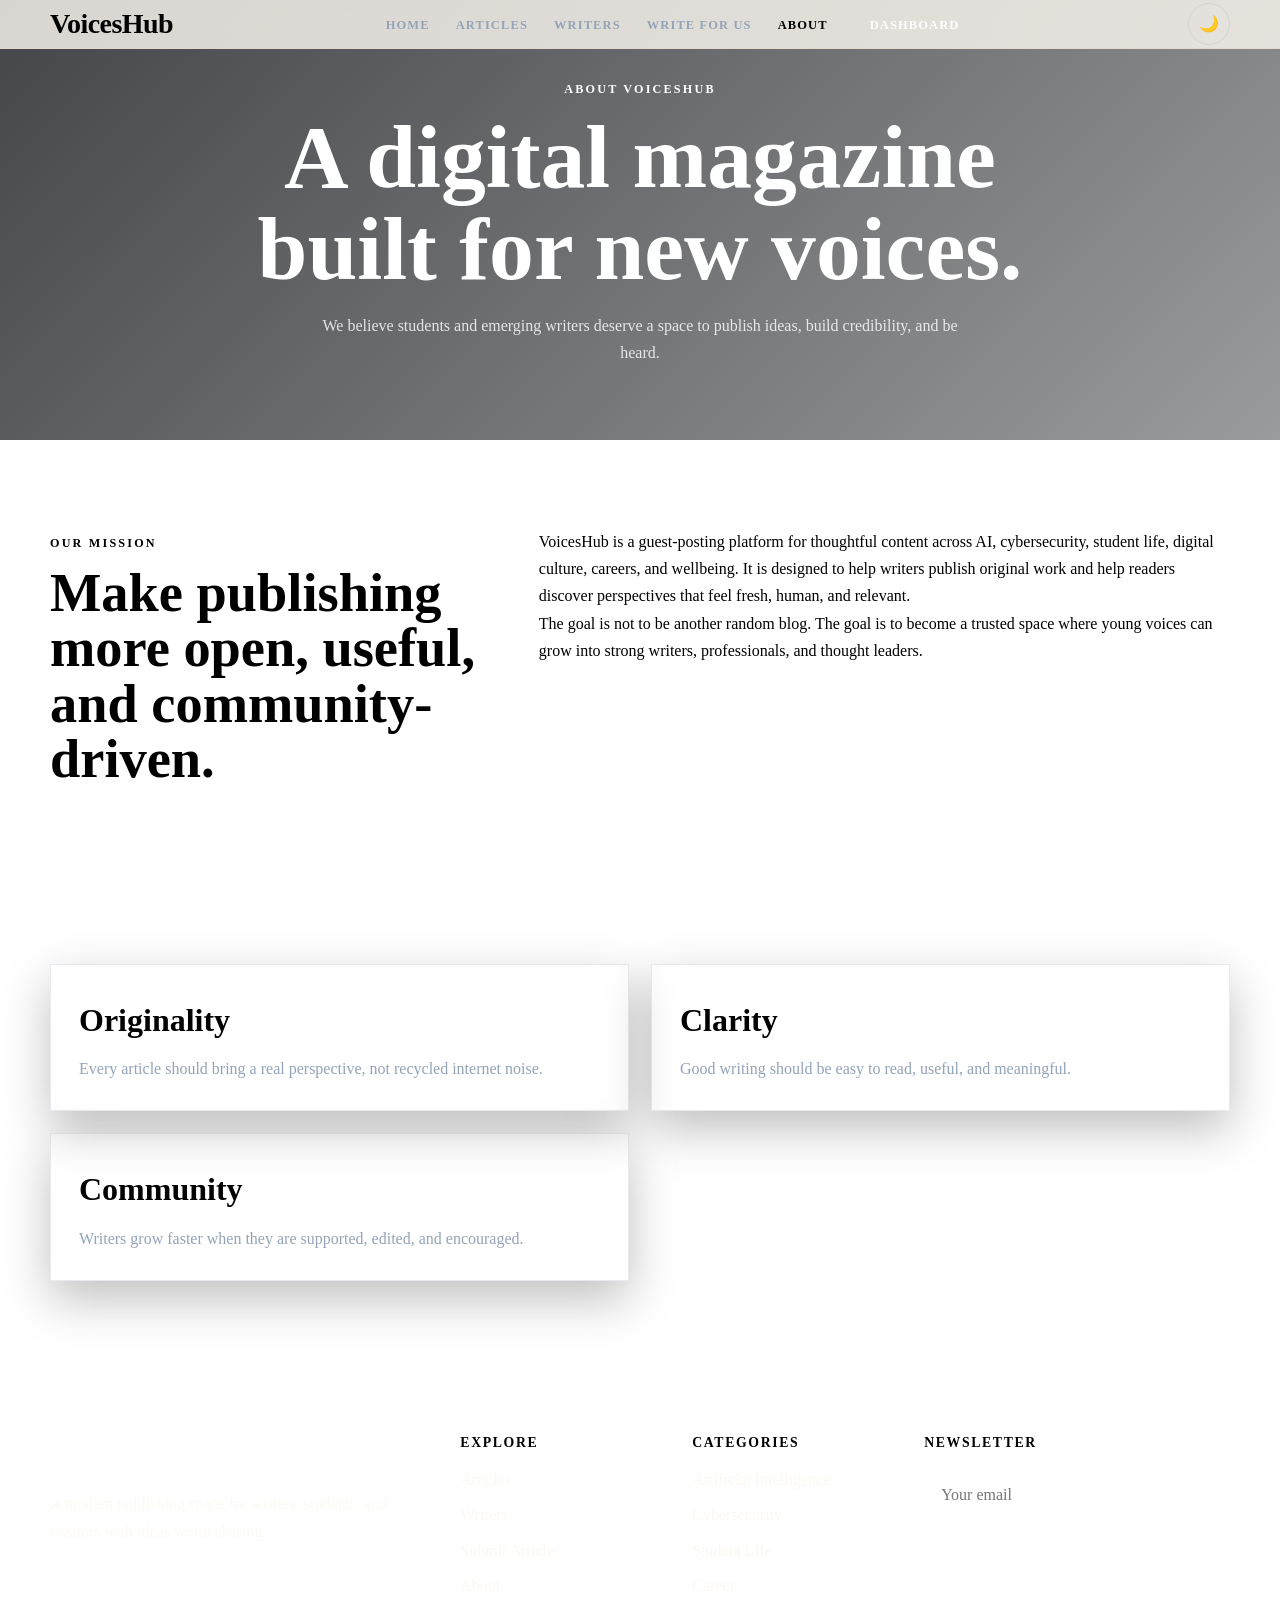
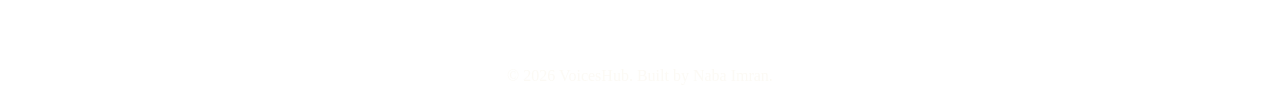
<file: about.html>
<!DOCTYPE html>
<html lang="en">
<head>
  <title>About — VoicesHub</title>
  <meta charset="UTF-8" />
  <meta name="viewport" content="width=device-width, initial-scale=1.0" />
  <meta name="description" content="VoicesHub is a modern guest-posting platform for students, writers, and creators sharing ideas on AI, cybersecurity, student life, culture, careers, and digital growth." />
  <link rel="preconnect" href="https://fonts.googleapis.com" />
  <link rel="preconnect" href="https://fonts.gstatic.com" crossorigin />
  <link href="https://fonts.googleapis.com/css2?family=Cormorant+Garamond:ital,wght@0,400;0,600;1,400;1,600&family=DM+Sans:wght@400;500;600;700&display=swap" rel="stylesheet" />
  <link rel="stylesheet" href="style.css" />
</head>
<body>
  <nav class="nav" id="mainNav">
    <div class="nav__inner">
      <a class="nav__logo" href="index.html"><span>Voices</span>Hub</a>

      <ul class="nav__links">
        <li><a class="nav__link " href="index.html">Home</a></li>
        <li><a class="nav__link " href="articles.html">Articles</a></li>
        <li><a class="nav__link " href="authors.html">Writers</a></li>
        <li><a class="nav__link " href="write.html">Write for Us</a></li>
        <li><a class="nav__link nav__link--active" href="about.html">About</a></li>
        <li><a class="nav__link nav__link--cta" href="dashboard.html">Dashboard</a></li>
      </ul>

      <div class="nav__actions">
        <button class="theme-toggle" id="themeToggle" type="button" aria-label="Toggle dark mode">🌙</button>
        <button class="nav__burger" id="burgerBtn" type="button" aria-label="Toggle menu" aria-expanded="false">
          <span class="nav__burger-line"></span>
          <span class="nav__burger-line"></span>
          <span class="nav__burger-line"></span>
        </button>
      </div>
    </div>

    <div class="nav__mobile" id="mobileMenu">
      <ul class="nav__mobile-links">
        <li><a class="nav__mobile-link" href="index.html">Home</a></li>
        <li><a class="nav__mobile-link" href="articles.html">Articles</a></li>
        <li><a class="nav__mobile-link" href="authors.html">Writers</a></li>
        <li><a class="nav__mobile-link" href="write.html">Write for Us</a></li>
        <li><a class="nav__mobile-link" href="about.html">About</a></li>
        <li><a class="nav__mobile-link nav__mobile-link--cta" href="dashboard.html">Dashboard</a></li>
      </ul>
    </div>
  </nav>

  <header class="page-hero page-hero--about">
    <div class="page-hero__overlay"></div>
    <div class="container page-hero__content">
      <p class="hero__eyebrow reveal-text">About VoicesHub</p>
      <h1 class="page-hero__title reveal-text delay-1">A digital magazine built for new voices.</h1>
      <p class="page-hero__sub reveal-text delay-2">We believe students and emerging writers deserve a space to publish ideas, build credibility, and be heard.</p>
    </div>
  </header>

  <main>
    <section class="section">
      <div class="container split-layout">
        <div class="scroll-reveal">
          <p class="section-eyebrow">Our Mission</p>
          <h2 class="section-title">Make publishing more open, useful, and community-driven.</h2>
        </div>
        <div class="scroll-reveal">
          <p>VoicesHub is a guest-posting platform for thoughtful content across AI, cybersecurity, student life, digital culture, careers, and wellbeing. It is designed to help writers publish original work and help readers discover perspectives that feel fresh, human, and relevant.</p>
          <p>The goal is not to be another random blog. The goal is to become a trusted space where young voices can grow into strong writers, professionals, and thought leaders.</p>
        </div>
      </div>
    </section>

    <section class="section section--tinted">
      <div class="container values-grid">
        <article><h3>Originality</h3><p>Every article should bring a real perspective, not recycled internet noise.</p></article>
        <article><h3>Clarity</h3><p>Good writing should be easy to read, useful, and meaningful.</p></article>
        <article><h3>Community</h3><p>Writers grow faster when they are supported, edited, and encouraged.</p></article>
      </div>
    </section>
  </main>

  <footer class="footer">
    <div class="container footer__grid">
      <div>
        <a class="footer__logo" href="index.html"><span>Voices</span>Hub</a>
        <p>A modern publishing space for writers, students, and creators with ideas worth sharing.</p>
      </div>

      <div>
        <h3>Explore</h3>
        <a href="articles.html">Articles</a>
        <a href="authors.html">Writers</a>
        <a href="write.html">Submit Article</a>
        <a href="about.html">About</a>
      </div>

      <div>
        <h3>Categories</h3>
        <a href="articles.html?category=AI">Artificial Intelligence</a>
        <a href="articles.html?category=Cybersecurity">Cybersecurity</a>
        <a href="articles.html?category=Student Life">Student Life</a>
        <a href="articles.html?category=Career">Career</a>
      </div>

      <div>
        <h3>Newsletter</h3>
        <form class="footer__form" id="newsletterForm">
          <input id="newsletterEmail" type="email" placeholder="Your email" required />
          <button type="submit">Join</button>
        </form>
        <p class="tiny" id="newsletterMsg"></p>
      </div>
    </div>

    <div class="footer__bottom">
      <p>© 2026 VoicesHub. Built by Naba Imran.</p>
    </div>
  </footer>
  <script src="script.js"></script>
</body>
</html>
</file>
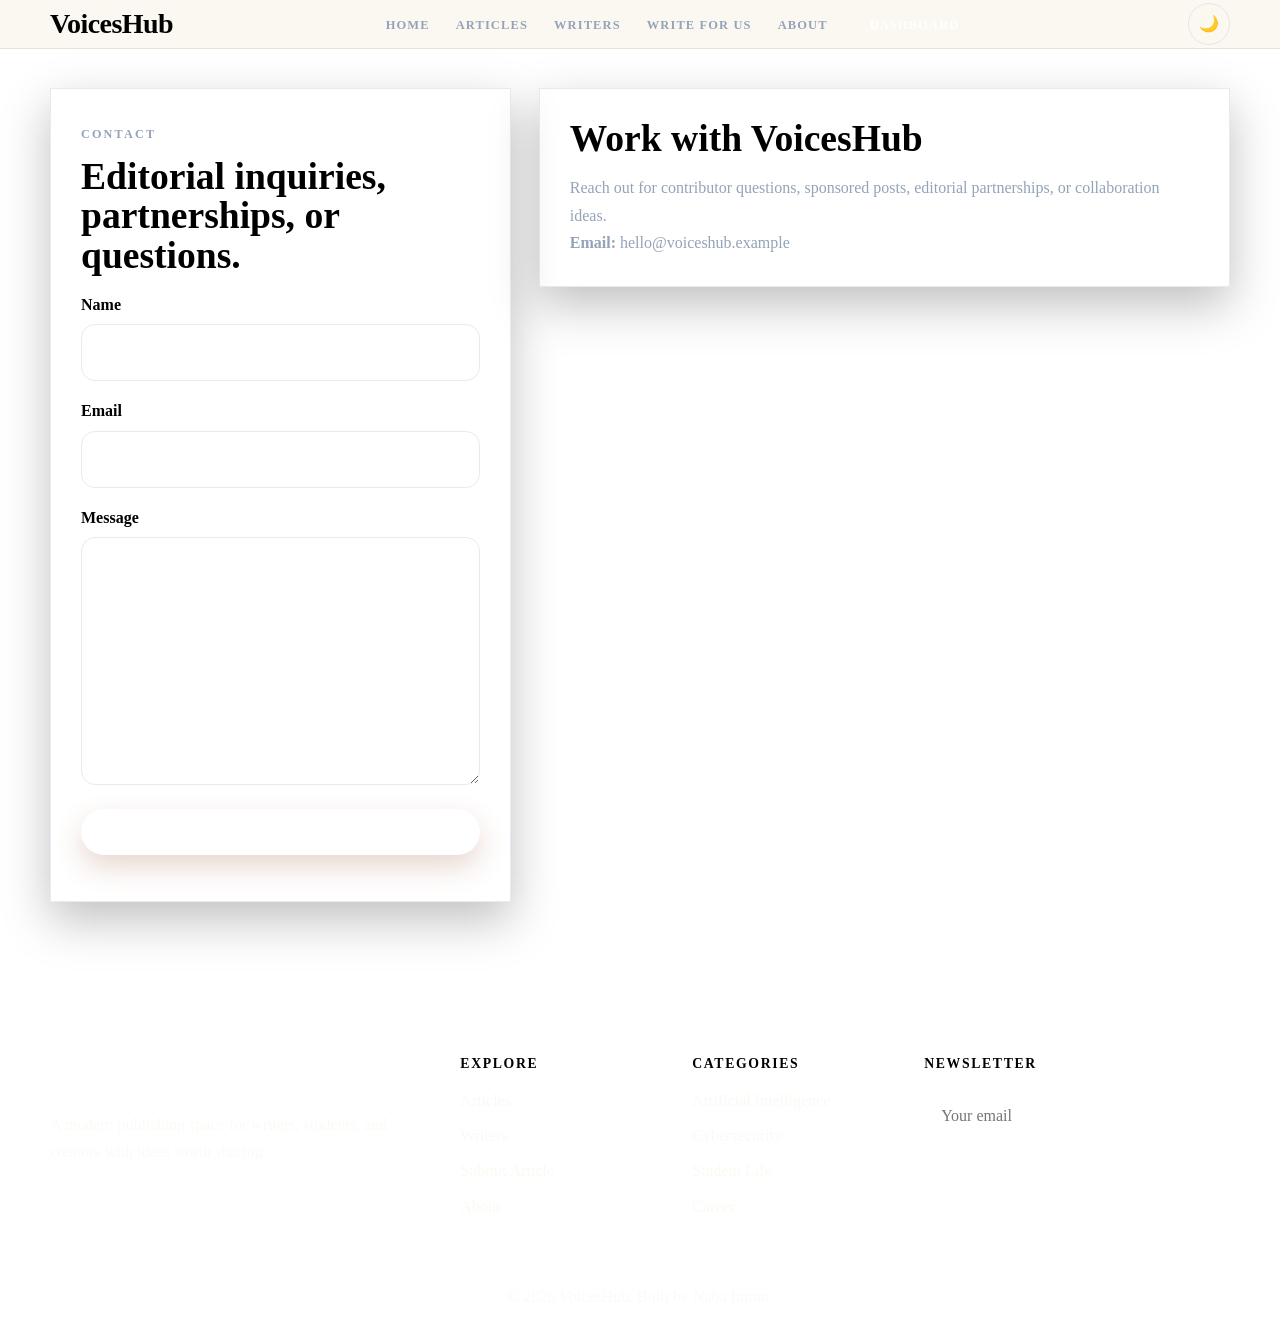
<file: contact.html>
<!DOCTYPE html>
<html lang="en">
<head>
  <title>Contact — VoicesHub</title>
  <meta charset="UTF-8" />
  <meta name="viewport" content="width=device-width, initial-scale=1.0" />
  <meta name="description" content="VoicesHub is a modern guest-posting platform for students, writers, and creators sharing ideas on AI, cybersecurity, student life, culture, careers, and digital growth." />
  <link rel="preconnect" href="https://fonts.googleapis.com" />
  <link rel="preconnect" href="https://fonts.gstatic.com" crossorigin />
  <link href="https://fonts.googleapis.com/css2?family=Cormorant+Garamond:ital,wght@0,400;0,600;1,400;1,600&family=DM+Sans:wght@400;500;600;700&display=swap" rel="stylesheet" />
  <link rel="stylesheet" href="style.css" />
</head>
<body>
  <nav class="nav" id="mainNav">
    <div class="nav__inner">
      <a class="nav__logo" href="index.html"><span>Voices</span>Hub</a>

      <ul class="nav__links">
        <li><a class="nav__link " href="index.html">Home</a></li>
        <li><a class="nav__link " href="articles.html">Articles</a></li>
        <li><a class="nav__link " href="authors.html">Writers</a></li>
        <li><a class="nav__link " href="write.html">Write for Us</a></li>
        <li><a class="nav__link " href="about.html">About</a></li>
        <li><a class="nav__link nav__link--cta" href="dashboard.html">Dashboard</a></li>
      </ul>

      <div class="nav__actions">
        <button class="theme-toggle" id="themeToggle" type="button" aria-label="Toggle dark mode">🌙</button>
        <button class="nav__burger" id="burgerBtn" type="button" aria-label="Toggle menu" aria-expanded="false">
          <span class="nav__burger-line"></span>
          <span class="nav__burger-line"></span>
          <span class="nav__burger-line"></span>
        </button>
      </div>
    </div>

    <div class="nav__mobile" id="mobileMenu">
      <ul class="nav__mobile-links">
        <li><a class="nav__mobile-link" href="index.html">Home</a></li>
        <li><a class="nav__mobile-link" href="articles.html">Articles</a></li>
        <li><a class="nav__mobile-link" href="authors.html">Writers</a></li>
        <li><a class="nav__mobile-link" href="write.html">Write for Us</a></li>
        <li><a class="nav__mobile-link" href="about.html">About</a></li>
        <li><a class="nav__mobile-link nav__mobile-link--cta" href="dashboard.html">Dashboard</a></li>
      </ul>
    </div>
  </nav>

  <main class="section contact-page">
    <div class="container submit-layout">
      <section class="form-card scroll-reveal">
        <p class="section-eyebrow">Contact</p>
        <h1>Editorial inquiries, partnerships, or questions.</h1>
        <form id="contactForm" class="stacked-form">
          <div class="form-row"><label>Name</label><input type="text" required /></div>
          <div class="form-row"><label>Email</label><input type="email" required /></div>
          <div class="form-row"><label>Message</label><textarea rows="8" required></textarea></div>
          <button class="btn btn--primary" type="submit">Send Message</button>
          <p class="form-message" id="contactMessage"></p>
        </form>
      </section>
      <aside class="guidelines-card scroll-reveal">
        <h2>Work with VoicesHub</h2>
        <p>Reach out for contributor questions, sponsored posts, editorial partnerships, or collaboration ideas.</p>
        <p><strong>Email:</strong> hello@voiceshub.example</p>
      </aside>
    </div>
  </main>

  <footer class="footer">
    <div class="container footer__grid">
      <div>
        <a class="footer__logo" href="index.html"><span>Voices</span>Hub</a>
        <p>A modern publishing space for writers, students, and creators with ideas worth sharing.</p>
      </div>

      <div>
        <h3>Explore</h3>
        <a href="articles.html">Articles</a>
        <a href="authors.html">Writers</a>
        <a href="write.html">Submit Article</a>
        <a href="about.html">About</a>
      </div>

      <div>
        <h3>Categories</h3>
        <a href="articles.html?category=AI">Artificial Intelligence</a>
        <a href="articles.html?category=Cybersecurity">Cybersecurity</a>
        <a href="articles.html?category=Student Life">Student Life</a>
        <a href="articles.html?category=Career">Career</a>
      </div>

      <div>
        <h3>Newsletter</h3>
        <form class="footer__form" id="newsletterForm">
          <input id="newsletterEmail" type="email" placeholder="Your email" required />
          <button type="submit">Join</button>
        </form>
        <p class="tiny" id="newsletterMsg"></p>
      </div>
    </div>

    <div class="footer__bottom">
      <p>© 2026 VoicesHub. Built by Naba Imran.</p>
    </div>
  </footer>
  <script src="script.js"></script>
</body>
</html>
</file>
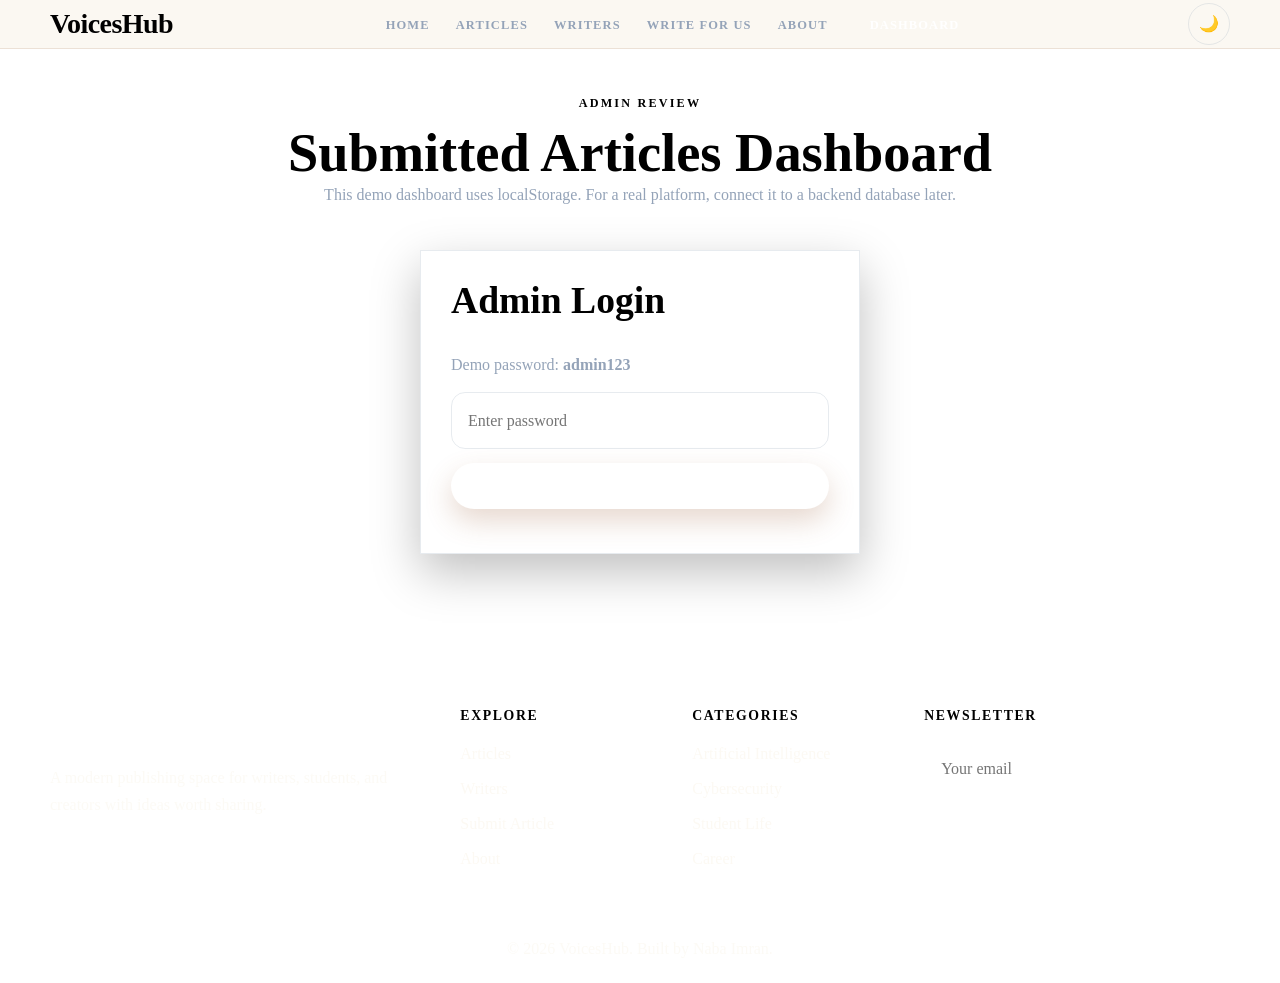
<file: dashboard.html>
<!DOCTYPE html>
<html lang="en">
<head>
  <title>Dashboard — VoicesHub</title>
  <meta charset="UTF-8" />
  <meta name="viewport" content="width=device-width, initial-scale=1.0" />
  <meta name="description" content="VoicesHub is a modern guest-posting platform for students, writers, and creators sharing ideas on AI, cybersecurity, student life, culture, careers, and digital growth." />
  <link rel="preconnect" href="https://fonts.googleapis.com" />
  <link rel="preconnect" href="https://fonts.gstatic.com" crossorigin />
  <link href="https://fonts.googleapis.com/css2?family=Cormorant+Garamond:ital,wght@0,400;0,600;1,400;1,600&family=DM+Sans:wght@400;500;600;700&display=swap" rel="stylesheet" />
  <link rel="stylesheet" href="style.css" />
</head>
<body>
  <nav class="nav" id="mainNav">
    <div class="nav__inner">
      <a class="nav__logo" href="index.html"><span>Voices</span>Hub</a>

      <ul class="nav__links">
        <li><a class="nav__link " href="index.html">Home</a></li>
        <li><a class="nav__link " href="articles.html">Articles</a></li>
        <li><a class="nav__link " href="authors.html">Writers</a></li>
        <li><a class="nav__link " href="write.html">Write for Us</a></li>
        <li><a class="nav__link " href="about.html">About</a></li>
        <li><a class="nav__link nav__link--cta" href="dashboard.html">Dashboard</a></li>
      </ul>

      <div class="nav__actions">
        <button class="theme-toggle" id="themeToggle" type="button" aria-label="Toggle dark mode">🌙</button>
        <button class="nav__burger" id="burgerBtn" type="button" aria-label="Toggle menu" aria-expanded="false">
          <span class="nav__burger-line"></span>
          <span class="nav__burger-line"></span>
          <span class="nav__burger-line"></span>
        </button>
      </div>
    </div>

    <div class="nav__mobile" id="mobileMenu">
      <ul class="nav__mobile-links">
        <li><a class="nav__mobile-link" href="index.html">Home</a></li>
        <li><a class="nav__mobile-link" href="articles.html">Articles</a></li>
        <li><a class="nav__mobile-link" href="authors.html">Writers</a></li>
        <li><a class="nav__mobile-link" href="write.html">Write for Us</a></li>
        <li><a class="nav__mobile-link" href="about.html">About</a></li>
        <li><a class="nav__mobile-link nav__mobile-link--cta" href="dashboard.html">Dashboard</a></li>
      </ul>
    </div>
  </nav>

  <main class="section dashboard-page">
    <div class="container">
      <div class="section-header">
        <p class="section-eyebrow">Admin Review</p>
        <h1 class="section-title">Submitted Articles Dashboard</h1>
        <p class="section-subtitle">This demo dashboard uses localStorage. For a real platform, connect it to a backend database later.</p>
      </div>

      <section class="dashboard-login" id="dashboardLogin">
        <div class="form-card form-card--small">
          <h2>Admin Login</h2>
          <p class="muted">Demo password: <strong>admin123</strong></p>
          <input id="adminPassword" type="password" placeholder="Enter password" />
          <button class="btn btn--primary" id="adminLoginBtn" type="button">Unlock Dashboard</button>
          <p class="form-message" id="adminLoginMsg"></p>
        </div>
      </section>

      <section class="dashboard-content" id="dashboardContent" hidden>
        <div class="dashboard-stats">
          <div><strong id="pendingCount">0</strong><span>Pending</span></div>
          <div><strong id="approvedCount">0</strong><span>Approved</span></div>
          <div><strong id="totalCount">0</strong><span>Total</span></div>
        </div>
        <div class="submission-list" id="submissionList"></div>
      </section>
    </div>
  </main>

  <footer class="footer">
    <div class="container footer__grid">
      <div>
        <a class="footer__logo" href="index.html"><span>Voices</span>Hub</a>
        <p>A modern publishing space for writers, students, and creators with ideas worth sharing.</p>
      </div>

      <div>
        <h3>Explore</h3>
        <a href="articles.html">Articles</a>
        <a href="authors.html">Writers</a>
        <a href="write.html">Submit Article</a>
        <a href="about.html">About</a>
      </div>

      <div>
        <h3>Categories</h3>
        <a href="articles.html?category=AI">Artificial Intelligence</a>
        <a href="articles.html?category=Cybersecurity">Cybersecurity</a>
        <a href="articles.html?category=Student Life">Student Life</a>
        <a href="articles.html?category=Career">Career</a>
      </div>

      <div>
        <h3>Newsletter</h3>
        <form class="footer__form" id="newsletterForm">
          <input id="newsletterEmail" type="email" placeholder="Your email" required />
          <button type="submit">Join</button>
        </form>
        <p class="tiny" id="newsletterMsg"></p>
      </div>
    </div>

    <div class="footer__bottom">
      <p>© 2026 VoicesHub. Built by Naba Imran.</p>
    </div>
  </footer>
  <script src="script.js"></script>
</body>
</html>
</file>
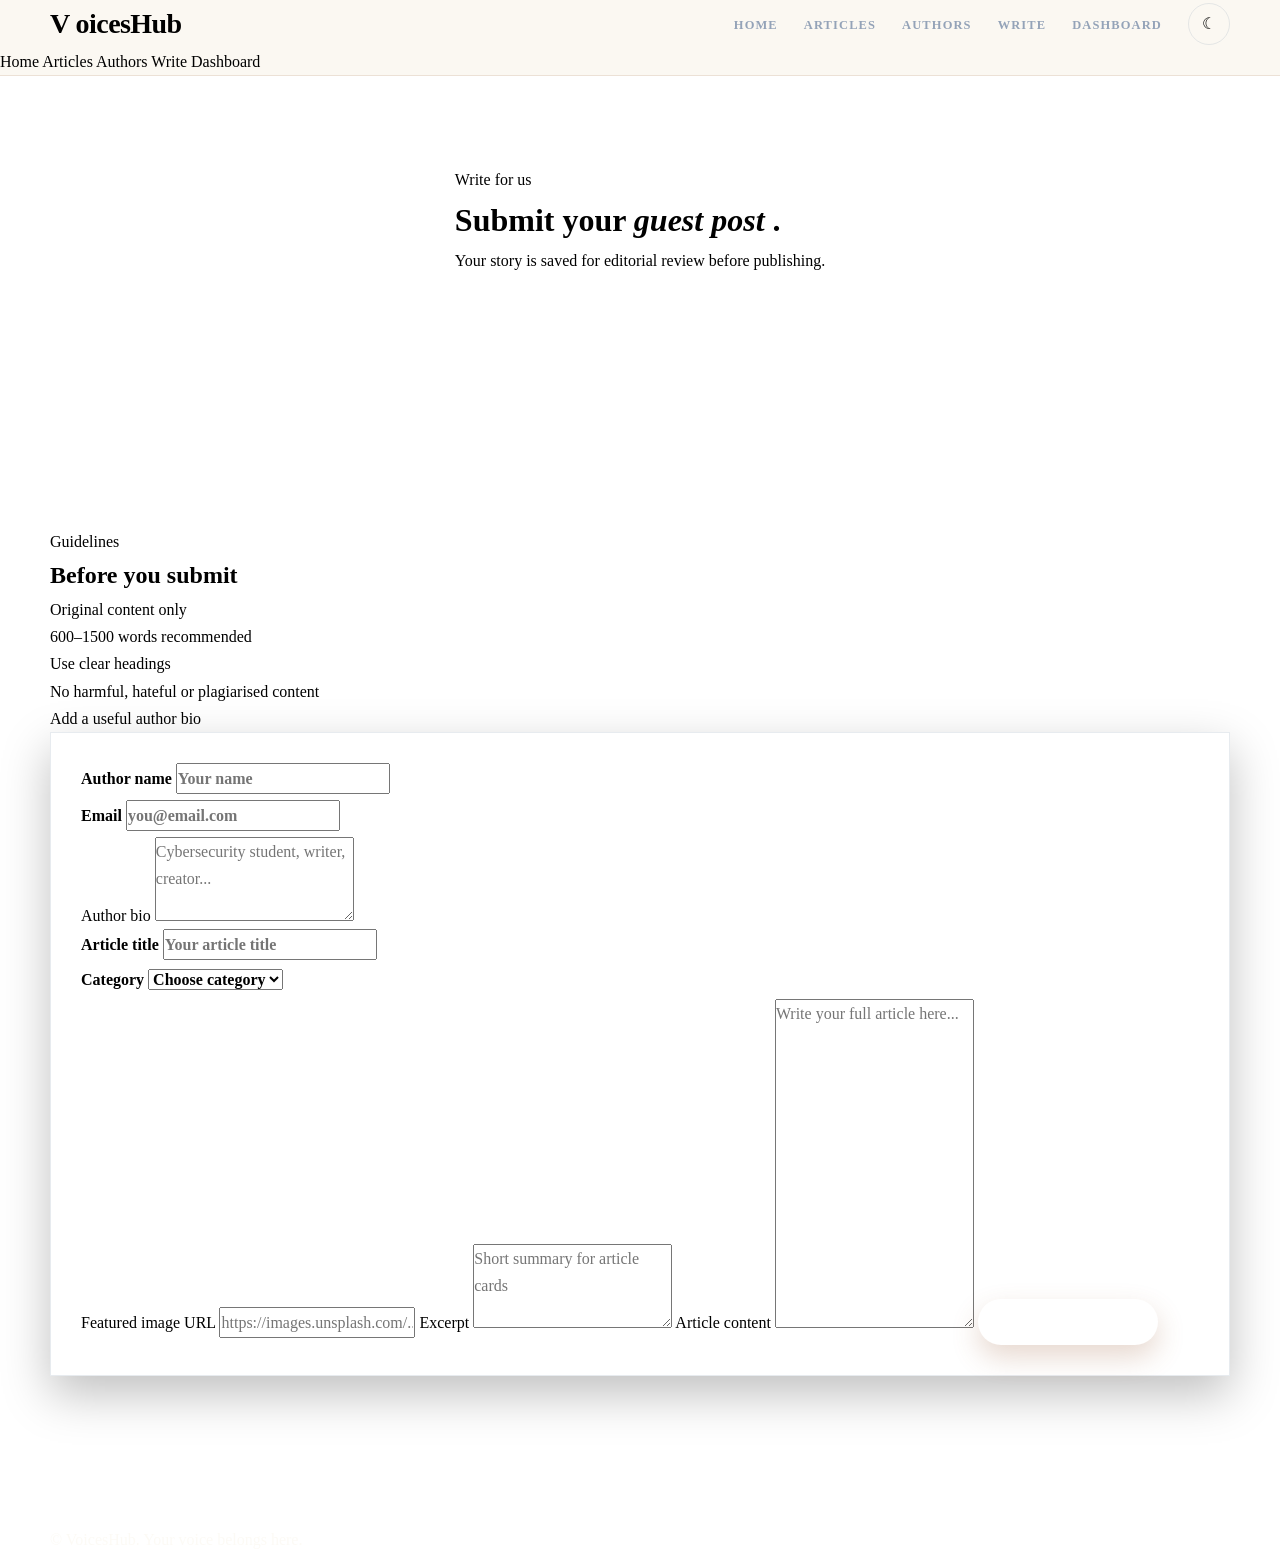
<file: write.html>
<!DOCTYPE html>
<html lang="en">
 <head>
  <meta charset="utf-8"/>
  <meta content="width=device-width, initial-scale=1.0" name="viewport"/>
  <title>
   Write For Us — VoicesHub
  </title>
  <link href="https://fonts.googleapis.com" rel="preconnect"/>
  <link crossorigin="" href="https://fonts.gstatic.com" rel="preconnect"/>
  <link href="https://fonts.googleapis.com/css2?family=Cormorant+Garamond:ital,wght@0,400;0,600;1,400&amp;family=DM+Sans:wght@400;500;600;700&amp;display=swap" rel="stylesheet"/>
  <link href="style.css" rel="stylesheet"/>
 </head>
 <body>
  <nav class="nav" id="mainNav">
   <div class="nav__inner">
    <a class="nav__logo" href="index.html">
     <span>
      V
     </span>
     oicesHub
    </a>
    <ul class="nav__links">
     <li>
      <a class="nav__link" href="index.html">
       Home
      </a>
     </li>
     <li>
      <a class="nav__link" href="articles.html">
       Articles
      </a>
     </li>
     <li>
      <a class="nav__link" href="authors.html">
       Authors
      </a>
     </li>
     <li>
      <a class="nav__link active" href="write.html">
       Write
      </a>
     </li>
     <li>
      <a class="nav__link" href="dashboard.html">
       Dashboard
      </a>
     </li>
     <li>
      <button class="theme-toggle" id="themeToggle">
       ☾
      </button>
     </li>
    </ul>
    <button class="nav__burger" id="burgerBtn">
     <span>
     </span>
     <span>
     </span>
     <span>
     </span>
    </button>
   </div>
   <div class="mobile-menu" id="mobileMenu">
    <a href="index.html">
     Home
    </a>
    <a href="articles.html">
     Articles
    </a>
    <a href="authors.html">
     Authors
    </a>
    <a href="write.html">
     Write
    </a>
    <a href="dashboard.html">
     Dashboard
    </a>
   </div>
  </nav>
  <header class="page-hero write-hero">
   <div>
    <p class="eyebrow">
     Write for us
    </p>
    <h1>
     Submit your
     <em>
      guest post
     </em>
     .
    </h1>
    <p>
     Your story is saved for editorial review before publishing.
    </p>
   </div>
  </header>
  <main class="section">
   <div class="container write-grid">
    <aside class="guidelines panel">
     <p class="eyebrow">
      Guidelines
     </p>
     <h2>
      Before you submit
     </h2>
     <ul class="check-list">
      <li>
       Original content only
      </li>
      <li>
       600–1500 words recommended
      </li>
      <li>
       Use clear headings
      </li>
      <li>
       No harmful, hateful or plagiarised content
      </li>
      <li>
       Add a useful author bio
      </li>
     </ul>
    </aside>
    <form class="form-card" id="submitPostForm">
     <div class="form-row">
      <label>
       Author name
       <input id="authorName" placeholder="Your name" required=""/>
      </label>
      <label>
       Email
       <input id="authorEmail" placeholder="you@email.com" required="" type="email"/>
      </label>
     </div>
     <label>
      Author bio
      <textarea id="authorBio" placeholder="Cybersecurity student, writer, creator..." required="" rows="3"></textarea>
     </label>
     <div class="form-row">
      <label>
       Article title
       <input id="postTitle" placeholder="Your article title" required=""/>
      </label>
      <label>
       Category
       <select id="postCategory" required="">
        <option value="">
         Choose category
        </option>
        <option>
         Technology
        </option>
        <option>
         AI
        </option>
        <option>
         Cybersecurity
        </option>
        <option>
         Student Life
        </option>
        <option>
         Careers
        </option>
        <option>
         Culture
        </option>
       </select>
      </label>
     </div>
     <label>
      Featured image URL
      <input id="postImage" placeholder="https://images.unsplash.com/..."/>
     </label>
     <label>
      Excerpt
      <textarea id="postExcerpt" placeholder="Short summary for article cards" required="" rows="3"></textarea>
     </label>
     <label>
      Article content
      <textarea id="postContent" placeholder="Write your full article here..." required="" rows="12"></textarea>
     </label>
     <button class="btn btn--primary" type="submit">
      Submit for Review
     </button>
     <p class="success-msg" id="submitMsg">
     </p>
    </form>
   </div>
  </main>
  <footer class="footer">
   <div class="container">
    <p>
     © VoicesHub. Your voice belongs here.
    </p>
   </div>
  </footer>
  <script src="script.js">
  </script>
 </body>
</html>
</file>
<file: style.css>
/* VoicesHub — Editorial Guest Posting Platform */
:root {
  --navy: #071526;
  --navy-soft: #0d2138;
  --blue: #2563eb;
  --cyan: #38bdf8;
  --ice: #eaf4ff;
  --white: #ffffff;
  --text: #dbeafe;
  --muted: #94a3b8;
  --card: #0f2742;
  --border: rgba(148, 163, 184, 0.22);
  --shadow: 0 18px 45px rgba(0, 0, 0, 0.25);
}

body.dark {
  --bg: #0f1115;
  --surface: #171a21;
  --surface-soft: #20242d;
  --ink: #f8f2ea;
  --muted: #b7aea4;
  --border: #303541;
  --accent: #d6905f;
  --accent-dark: #f2b47d;
  --gold: #e2bc73;
  --shadow: 0 18px 55px rgba(0, 0, 0, 0.36);
}

* {
  box-sizing: border-box;
  margin: 0;
  padding: 0;
}

html {
  scroll-behavior: smooth;
}

body {
  min-height: 100vh;
  font-family: var(--body);
  color: var(--ink);
  background: var(--bg);
  line-height: 1.7;
  padding-top: var(--nav-height);
}

img {
  display: block;
  width: 100%;
  height: auto;
}

a {
  color: inherit;
  text-decoration: none;
}

ul {
  list-style: none;
}

button,
input,
textarea,
select {
  font: inherit;
}

button {
  cursor: pointer;
  border: 0;
}

.container {
  width: min(1180px, calc(100% - 32px));
  margin: 0 auto;
}

.section {
  padding: 88px 0;
}

.section--tinted {
  background: var(--surface-soft);
}

.section-header {
  max-width: 720px;
  margin: 0 auto 42px;
  text-align: center;
}

.section-eyebrow,
.hero__eyebrow {
  display: inline-block;
  margin-bottom: 12px;
  color: var(--accent);
  font-size: 0.76rem;
  font-weight: 700;
  letter-spacing: 0.18em;
  text-transform: uppercase;
}

.section-title,
.page-hero__title,
.hero__title,
.article-header h1 {
  font-family: var(--display);
  color: var(--ink);
  font-weight: 600;
  line-height: 1.02;
}

.section-title {
  font-size: clamp(2.1rem, 5vw, 3.4rem);
}

.section-subtitle,
.page-hero__sub,
.hero__subtitle,
.muted {
  color: var(--muted);
}

.center-block {
  text-align: center;
  margin-top: 42px;
}

.tiny {
  font-size: 0.85rem;
  color: var(--muted);
  margin-top: 8px;
}

/* Navigation */
.nav {
  position: fixed;
  inset: 0 0 auto;
  z-index: 1000;
  height: var(--nav-height);
  background: rgba(251, 247, 240, 0.82);
  border-bottom: 1px solid rgba(229, 216, 203, 0.7);
  backdrop-filter: blur(18px);
}

body.dark .nav {
  background: rgba(15, 17, 21, 0.82);
  border-bottom-color: rgba(48, 53, 65, 0.7);
}

.nav__inner {
  height: 100%;
  width: min(1180px, calc(100% - 32px));
  margin: 0 auto;
  display: flex;
  align-items: center;
  justify-content: space-between;
}

.nav__logo,
.footer__logo {
  font-family: var(--display);
  font-size: 1.75rem;
  font-weight: 700;
  letter-spacing: -0.02em;
}

.nav__logo span,
.footer__logo span {
  color: var(--accent);
}

.nav__links {
  display: none;
  align-items: center;
  gap: 26px;
}

.nav__link {
  font-size: 0.78rem;
  font-weight: 700;
  letter-spacing: 0.09em;
  text-transform: uppercase;
  color: var(--muted);
  transition: color 0.2s ease;
}

.nav__link:hover,
.nav__link--active {
  color: var(--ink);
}

.nav__link--cta {
  color: #fff !important;
  background: var(--ink);
  padding: 10px 16px;
  border-radius: 999px;
}

.nav__actions {
  display: flex;
  align-items: center;
  gap: 10px;
}

.theme-toggle,
.nav__burger {
  display: grid;
  place-items: center;
  width: 42px;
  height: 42px;
  border-radius: 50%;
  background: var(--surface);
  color: var(--ink);
  border: 1px solid var(--border);
}

.nav__burger {
  gap: 4px;
}

.nav__burger-line {
  width: 18px;
  height: 2px;
  border-radius: 3px;
  background: var(--ink);
  transition: transform 0.25s ease, opacity 0.25s ease;
}

.nav__burger.is-open .nav__burger-line:nth-child(1) {
  transform: translateY(6px) rotate(45deg);
}

.nav__burger.is-open .nav__burger-line:nth-child(2) {
  opacity: 0;
}

.nav__burger.is-open .nav__burger-line:nth-child(3) {
  transform: translateY(-6px) rotate(-45deg);
}

.nav__mobile {
  position: fixed;
  inset: var(--nav-height) 0 0;
  display: grid;
  place-items: center;
  background: var(--bg);
  opacity: 0;
  pointer-events: none;
  transition: opacity 0.25s ease;
}

.nav__mobile.is-open {
  opacity: 1;
  pointer-events: all;
}

.nav__mobile-links {
  display: grid;
  gap: 18px;
  text-align: center;
}

.nav__mobile-link {
  font-family: var(--display);
  font-size: 2.3rem;
}

.nav__mobile-link--cta {
  font-family: var(--body);
  font-size: 1rem;
  background: var(--ink);
  color: var(--bg);
  padding: 12px 28px;
  border-radius: 999px;
}

/* Buttons */
.btn {
  display: inline-flex;
  align-items: center;
  justify-content: center;
  min-height: 46px;
  padding: 0 22px;
  border-radius: 999px;
  font-weight: 700;
  letter-spacing: 0.03em;
  transition: transform 0.2s ease, box-shadow 0.2s ease, background 0.2s ease;
}

.btn:hover {
  transform: translateY(-2px);
}

.btn--primary {
  color: #fff;
  background: var(--accent);
  box-shadow: 0 12px 28px rgba(156, 91, 53, 0.24);
}

.btn--primary:hover {
  background: var(--accent-dark);
}

.btn--ghost {
  color: var(--ink);
  background: rgba(255, 255, 255, 0.18);
  border: 1px solid rgba(255, 255, 255, 0.45);
}

/* Hero */
.hero {
  position: relative;
  min-height: calc(100vh - var(--nav-height));
  display: grid;
  place-items: center;
  overflow: hidden;
}

.hero__bg,
.page-hero {
  background-size: cover;
  background-position: center;
}

.hero__bg {
  position: absolute;
  inset: 0;
  background-image: url('https://images.unsplash.com/photo-1455390582262-044cdead277a?w=1800&auto=format&fit=crop&q=85');
}

.hero__overlay,
.page-hero__overlay {
  position: absolute;
  inset: 0;
  background: linear-gradient(135deg, rgba(15, 17, 21, 0.78), rgba(15, 17, 21, 0.42));
}

.hero__content {
  position: relative;
  z-index: 2;
  max-width: 920px;
  text-align: center;
  color: #fff;
  padding: 80px 0;
}

.hero__title {
  color: #fff;
  font-size: clamp(3.4rem, 8vw, 7rem);
}

.hero__subtitle {
  max-width: 760px;
  margin: 22px auto 0;
  color: rgba(255, 255, 255, 0.82);
  font-size: 1.06rem;
}

.hero__actions {
  display: flex;
  justify-content: center;
  gap: 14px;
  flex-wrap: wrap;
  margin-top: 32px;
}

.topic-pills {
  display: flex;
  justify-content: center;
  flex-wrap: wrap;
  gap: 10px;
  margin-top: 32px;
}

.topic-pills a {
  color: #fff;
  background: rgba(255, 255, 255, 0.12);
  border: 1px solid rgba(255, 255, 255, 0.2);
  border-radius: 999px;
  padding: 8px 14px;
  font-size: 0.86rem;
}

.stats-strip {
  background: var(--ink);
  color: var(--bg);
  padding: 24px 0;
}

.stats-strip__grid {
  display: grid;
  grid-template-columns: repeat(2, 1fr);
  gap: 20px;
  text-align: center;
}

.stats-strip strong {
  display: block;
  font-family: var(--display);
  font-size: 2rem;
}

.stats-strip span {
  font-size: 0.75rem;
  letter-spacing: 0.1em;
  text-transform: uppercase;
  opacity: 0.72;
}

/* Page Hero */
.page-hero {
  position: relative;
  min-height: 440px;
  display: grid;
  place-items: center;
  margin-top: calc(-1 * var(--nav-height));
  padding: calc(var(--nav-height) + 80px) 0 80px;
  overflow: hidden;
}

.page-hero--articles {
  background-image: url('https://images.unsplash.com/photo-1486312338219-ce68d2c6f44d?w=1800&auto=format&fit=crop&q=80');
}

.page-hero--writers {
  background-image: url('https://images.unsplash.com/photo-1521737604893-d14cc237f11d?w=1800&auto=format&fit=crop&q=80');
}

.page-hero--write {
  background-image: url('https://images.unsplash.com/photo-1455390582262-044cdead277a?w=1800&auto=format&fit=crop&q=80');
}

.page-hero--about {
  background-image: url('https://images.unsplash.com/photo-1519389950473-47ba0277781c?w=1800&auto=format&fit=crop&q=80');
}

.page-hero__content {
  position: relative;
  z-index: 2;
  max-width: 850px;
  text-align: center;
  color: #fff;
}

.page-hero__title {
  color: #fff;
  font-size: clamp(3rem, 7vw, 5.6rem);
}

.page-hero__sub {
  max-width: 650px;
  margin: 18px auto 0;
  color: rgba(255, 255, 255, 0.82);
}

/* Editorial sections */
.editorial-grid {
  display: grid;
  gap: 24px;
}

.featured-story,
.trending-panel,
.article-card,
.author-card,
.cta-card,
.guidelines-card,
.form-card,
.values-grid article {
  background: var(--surface);
  border: 1px solid var(--border);
  border-radius: var(--radius);
  box-shadow: var(--shadow);
}

.featured-story {
  overflow: hidden;
}

.featured-story img {
  height: 320px;
  object-fit: cover;
}

.featured-story__content {
  padding: 32px;
}

.featured-story h2 {
  margin: 12px 0 14px;
  font-family: var(--display);
  font-size: clamp(2rem, 4vw, 3.5rem);
  line-height: 1.04;
}

.trending-panel {
  padding: 28px;
}

.trending-panel a {
  display: grid;
  grid-template-columns: 42px 1fr;
  gap: 14px;
  padding: 18px 0;
  border-bottom: 1px solid var(--border);
  font-weight: 700;
}

.trending-panel a:last-child {
  border-bottom: 0;
}

.trending-panel span {
  color: var(--accent);
  font-family: var(--display);
  font-size: 1.7rem;
  line-height: 1;
}

.article-grid {
  display: grid;
  gap: 24px;
}

.article-card {
  overflow: hidden;
  transition: transform 0.25s ease, box-shadow 0.25s ease;
}

.article-card:hover {
  transform: translateY(-6px);
  box-shadow: 0 22px 60px rgba(44, 33, 25, 0.17);
}

.article-card__image img {
  height: 235px;
  object-fit: cover;
}

.article-card__body {
  padding: 24px;
}

.article-meta {
  display: flex;
  flex-wrap: wrap;
  gap: 8px;
  color: var(--accent);
  font-size: 0.72rem;
  font-weight: 800;
  letter-spacing: 0.08em;
  text-transform: uppercase;
}

.article-meta span {
  background: rgba(156, 91, 53, 0.1);
  border-radius: 999px;
  padding: 5px 9px;
}

.article-card h3 {
  margin: 14px 0 10px;
  font-family: var(--display);
  font-size: 1.75rem;
  line-height: 1.05;
}

.article-card p,
.featured-story p,
.author-card p,
.cta-card p,
.guidelines-card p,
.form-card p,
.values-grid p {
  color: var(--muted);
}

.read-link {
  display: inline-block;
  margin-top: 14px;
  color: var(--accent);
  font-weight: 800;
}

/* Authors */
.author-grid {
  display: grid;
  gap: 24px;
}

.author-card {
  padding: 28px;
  text-align: center;
}

.author-card img {
  width: 108px;
  height: 108px;
  margin: 0 auto 18px;
  border-radius: 50%;
  object-fit: cover;
  border: 4px solid var(--surface-soft);
}

.author-card h3 {
  font-family: var(--display);
  font-size: 1.8rem;
}

.author-card span {
  display: inline-block;
  margin-top: 14px;
  color: var(--accent);
  font-weight: 800;
}

.cta-section {
  padding: 82px 0;
}

.cta-card {
  padding: 54px 28px;
  text-align: center;
  background:
    radial-gradient(circle at top left, rgba(201, 161, 93, 0.22), transparent 34%),
    var(--surface);
}

.cta-card h2 {
  font-family: var(--display);
  font-size: clamp(2.4rem, 5vw, 4.2rem);
  line-height: 1;
}

.cta-card p {
  max-width: 650px;
  margin: 18px auto 24px;
}

/* Filters */
.filter-section {
  background: var(--surface);
  border-bottom: 1px solid var(--border);
  padding: 24px 0;
}

.filter-layout {
  display: grid;
  gap: 16px;
}

.search-input,
.stacked-form input,
.stacked-form textarea,
.stacked-form select,
.footer__form input,
.dashboard-login input,
.comment-form input,
.comment-form textarea {
  width: 100%;
  border: 1px solid var(--border);
  background: var(--surface);
  color: var(--ink);
  border-radius: 14px;
  padding: 14px 16px;
  outline: none;
}

.search-input:focus,
.stacked-form input:focus,
.stacked-form textarea:focus,
.stacked-form select:focus,
.comment-form input:focus,
.comment-form textarea:focus {
  border-color: var(--accent);
}

.filter-buttons {
  display: flex;
  flex-wrap: wrap;
  gap: 10px;
}

.filter-btn {
  color: var(--ink);
  background: var(--surface-soft);
  border: 1px solid var(--border);
  border-radius: 999px;
  padding: 10px 14px;
  font-weight: 800;
}

.filter-btn--active,
.filter-btn:hover {
  color: #fff;
  background: var(--accent);
  border-color: var(--accent);
}

.article-card.is-hidden {
  display: none;
}

.no-results {
  display: none;
  margin-top: 32px;
  text-align: center;
  color: var(--muted);
}

/* Article page */
.article-page {
  padding: 70px 0 90px;
}

.article-layout {
  max-width: 860px;
}

.article-header {
  text-align: center;
}

.article-header h1 {
  margin: 22px 0;
  font-size: clamp(3rem, 8vw, 5.4rem);
}

.article-header p {
  color: var(--muted);
  font-size: 1.1rem;
}

.article-author-line {
  display: inline-flex;
  align-items: center;
  gap: 12px;
  margin-top: 26px;
  text-align: left;
}

.article-author-line img {
  width: 54px;
  height: 54px;
  border-radius: 50%;
  object-fit: cover;
}

.article-author-line span {
  display: block;
  color: var(--muted);
  font-size: 0.88rem;
}

.article-cover {
  height: min(520px, 58vw);
  object-fit: cover;
  border-radius: var(--radius);
  margin: 42px 0;
  box-shadow: var(--shadow);
}

.article-body {
  font-size: 1.08rem;
}

.article-body p,
.article-body h2 {
  max-width: 720px;
  margin-left: auto;
  margin-right: auto;
}

.article-body h2 {
  margin-top: 34px;
  margin-bottom: 12px;
  font-family: var(--display);
  font-size: 2.1rem;
}

.article-body p {
  margin-bottom: 18px;
  color: var(--muted);
}

.comments-box {
  margin-top: 56px;
  padding: 30px;
  background: var(--surface);
  border: 1px solid var(--border);
  border-radius: var(--radius);
}

.comments-box h2 {
  margin-bottom: 18px;
  font-family: var(--display);
  font-size: 2rem;
}

.comment-form {
  display: grid;
  gap: 12px;
}

.comment-list {
  display: grid;
  gap: 12px;
  margin-top: 24px;
}

.comment-item {
  padding: 16px;
  border: 1px solid var(--border);
  border-radius: 16px;
  background: var(--surface-soft);
}

.comment-item strong {
  display: block;
}

.comment-item p {
  color: var(--muted);
}

/* Forms and dashboard */
.submit-layout,
.split-layout {
  display: grid;
  gap: 28px;
}

.guidelines-card,
.form-card {
  padding: 30px;
}

.guidelines-card h2,
.form-card h2,
.contact-page h1 {
  margin-bottom: 16px;
  font-family: var(--display);
  font-size: 2.35rem;
  line-height: 1.05;
}

.guidelines-card li {
  position: relative;
  padding-left: 26px;
  margin-bottom: 12px;
  color: var(--muted);
}

.guidelines-card li::before {
  content: '✓';
  position: absolute;
  left: 0;
  color: var(--accent);
  font-weight: 900;
}

.stacked-form {
  display: grid;
  gap: 16px;
}

.form-row label {
  display: block;
  margin-bottom: 6px;
  font-weight: 800;
}

.form-message {
  color: var(--accent);
  font-weight: 800;
}

.form-card--small {
  max-width: 440px;
  margin: 0 auto;
  display: grid;
  gap: 14px;
}

.dashboard-stats {
  display: grid;
  grid-template-columns: repeat(3, 1fr);
  gap: 16px;
  margin-bottom: 28px;
}

.dashboard-stats div,
.submission-card {
  padding: 22px;
  background: var(--surface);
  border: 1px solid var(--border);
  border-radius: var(--radius);
  box-shadow: var(--shadow);
}

.dashboard-stats strong {
  display: block;
  font-family: var(--display);
  font-size: 2.2rem;
}

.dashboard-stats span {
  color: var(--muted);
  font-size: 0.8rem;
  text-transform: uppercase;
  letter-spacing: 0.1em;
}

.submission-list {
  display: grid;
  gap: 18px;
}

.submission-card h3 {
  font-family: var(--display);
  font-size: 1.8rem;
}

.submission-card p {
  color: var(--muted);
}

.submission-actions {
  display: flex;
  flex-wrap: wrap;
  gap: 10px;
  margin-top: 14px;
}

.mini-btn {
  border-radius: 999px;
  padding: 8px 12px;
  font-weight: 800;
  background: var(--surface-soft);
  color: var(--ink);
  border: 1px solid var(--border);
}

.mini-btn--approve {
  background: #1f8f5f;
  color: #fff;
  border-color: #1f8f5f;
}

.mini-btn--delete {
  background: #b53a31;
  color: #fff;
  border-color: #b53a31;
}

.values-grid {
  display: grid;
  gap: 22px;
}

.values-grid article h3 {
  margin-bottom: 8px;
  font-family: var(--display);
  font-size: 2rem;
}

.values-grid article {
  padding: 28px;
}

/* Footer */
.footer {
  color: var(--bg);
  background: var(--ink);
  padding-top: 62px;
}

.footer__grid {
  display: grid;
  gap: 28px;
}

.footer a {
  display: block;
  color: rgba(251, 247, 240, 0.78);
  margin-top: 8px;
}

.footer__logo {
  color: #fff !important;
  margin: 0 0 12px !important;
}

.footer p {
  color: rgba(251, 247, 240, 0.68);
}

.footer h3 {
  margin-bottom: 12px;
  font-size: 0.86rem;
  letter-spacing: 0.12em;
  text-transform: uppercase;
}

.footer__form {
  display: flex;
  gap: 8px;
}

.footer__form input {
  background: rgba(255, 255, 255, 0.08);
  color: #fff;
  border-color: rgba(255, 255, 255, 0.16);
}

.footer__form button {
  color: #fff;
  background: var(--accent);
  border-radius: 14px;
  padding: 0 16px;
  font-weight: 800;
}

.footer__bottom {
  margin-top: 42px;
  padding: 20px 0;
  border-top: 1px solid rgba(255, 255, 255, 0.12);
  text-align: center;
}

/* Animation */
.scroll-reveal {
  opacity: 0;
  transform: translateY(24px);
  transition: opacity 0.7s ease, transform 0.7s ease;
}

.scroll-reveal.is-visible {
  opacity: 1;
  transform: translateY(0);
}

.reveal-text {
  opacity: 0;
  transform: translateY(18px);
  animation: revealText 0.75s ease forwards;
}

.delay-1 { animation-delay: 0.12s; }
.delay-2 { animation-delay: 0.24s; }
.delay-3 { animation-delay: 0.36s; }

@keyframes revealText {
  to {
    opacity: 1;
    transform: translateY(0);
  }
}

/* Responsive */
@media (min-width: 700px) {
  .stats-strip__grid,
  .article-grid,
  .author-grid,
  .values-grid,
  .footer__grid {
    grid-template-columns: repeat(2, 1fr);
  }
}

@media (min-width: 900px) {
  .nav__links {
    display: flex;
  }

  .nav__burger {
    display: none;
  }

  .editorial-grid {
    grid-template-columns: 1.65fr 0.85fr;
    align-items: stretch;
  }

  .featured-story img {
    height: 420px;
  }

  .article-grid {
    grid-template-columns: repeat(3, 1fr);
  }

  .author-grid {
    grid-template-columns: repeat(3, 1fr);
  }

  .author-grid--large {
    grid-template-columns: repeat(4, 1fr);
  }

  .submit-layout,
  .split-layout {
    grid-template-columns: 0.8fr 1.2fr;
    align-items: start;
  }

  .filter-layout {
    grid-template-columns: 320px 1fr;
    align-items: center;
  }

  .footer__grid {
    grid-template-columns: 1.5fr 0.8fr 0.8fr 1.2fr;
  }
}
</file>
